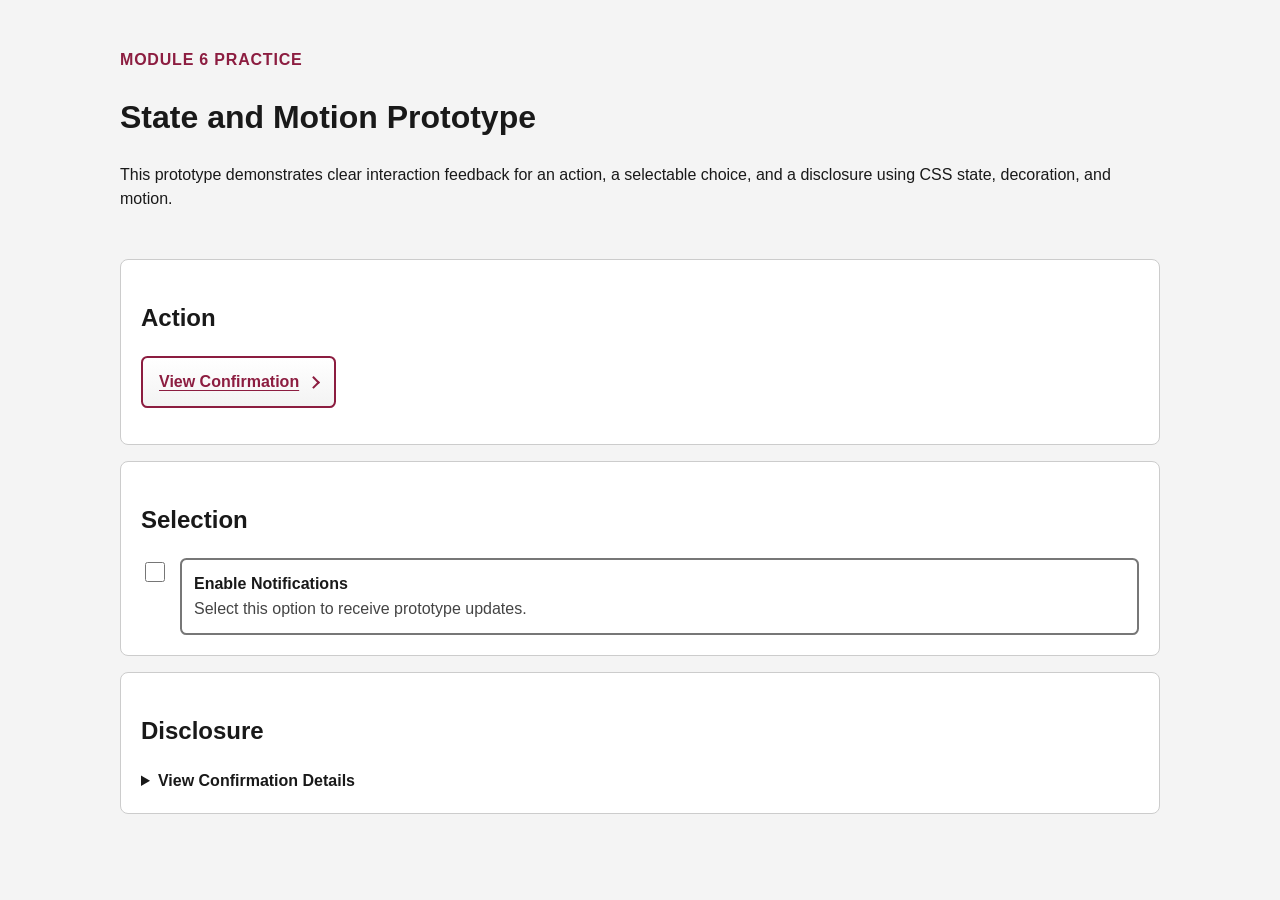
<file: index.html>
<!DOCTYPE html>
  <html lang="en">
  <head>
    <meta charset="UTF-8">
    <meta name="viewport" content="width=device-width, initial-scale=1.0">
    <title>Document</title>
    <link rel="stylesheet" href="styles.css">
  </head>

  <body>
  <header>
        <p class="eyebrow">Module 6 Practice</p>
        <h1>State and Motion Prototype</h1>
        <p>This prototype demonstrates clear interaction feedback for an action, a selectable choice, and a disclosure using CSS state, decoration, and motion.</p>
      </header>
      <main>
        <section class="specimen">
          <h2>Action</h2>
          <p><a class="action" href="#confirmation">View Confirmation</a></p>
        </section>

        <section class="specimen">
          <h2>Selection</h2>
          <div class="choice">
            <input type="checkbox" id="choice">
            <label for="choice">
              <span class="choice-title">Enable Notifications</span>
              <span class="choice-help">Select this option to receive prototype updates.</span>
            </label>
          </div>
        </section>

        <section class="specimen">
          <h2>Disclosure</h2>
          <details>
            <summary>View Confirmation Details</summary>
            <div class="confirmation" id="confirmation">
                <strong>Confirmed.</strong> Review the information above before continuing.
            </div>
          </details>
        </section>
      </main>
  </body>
</html>
</file>
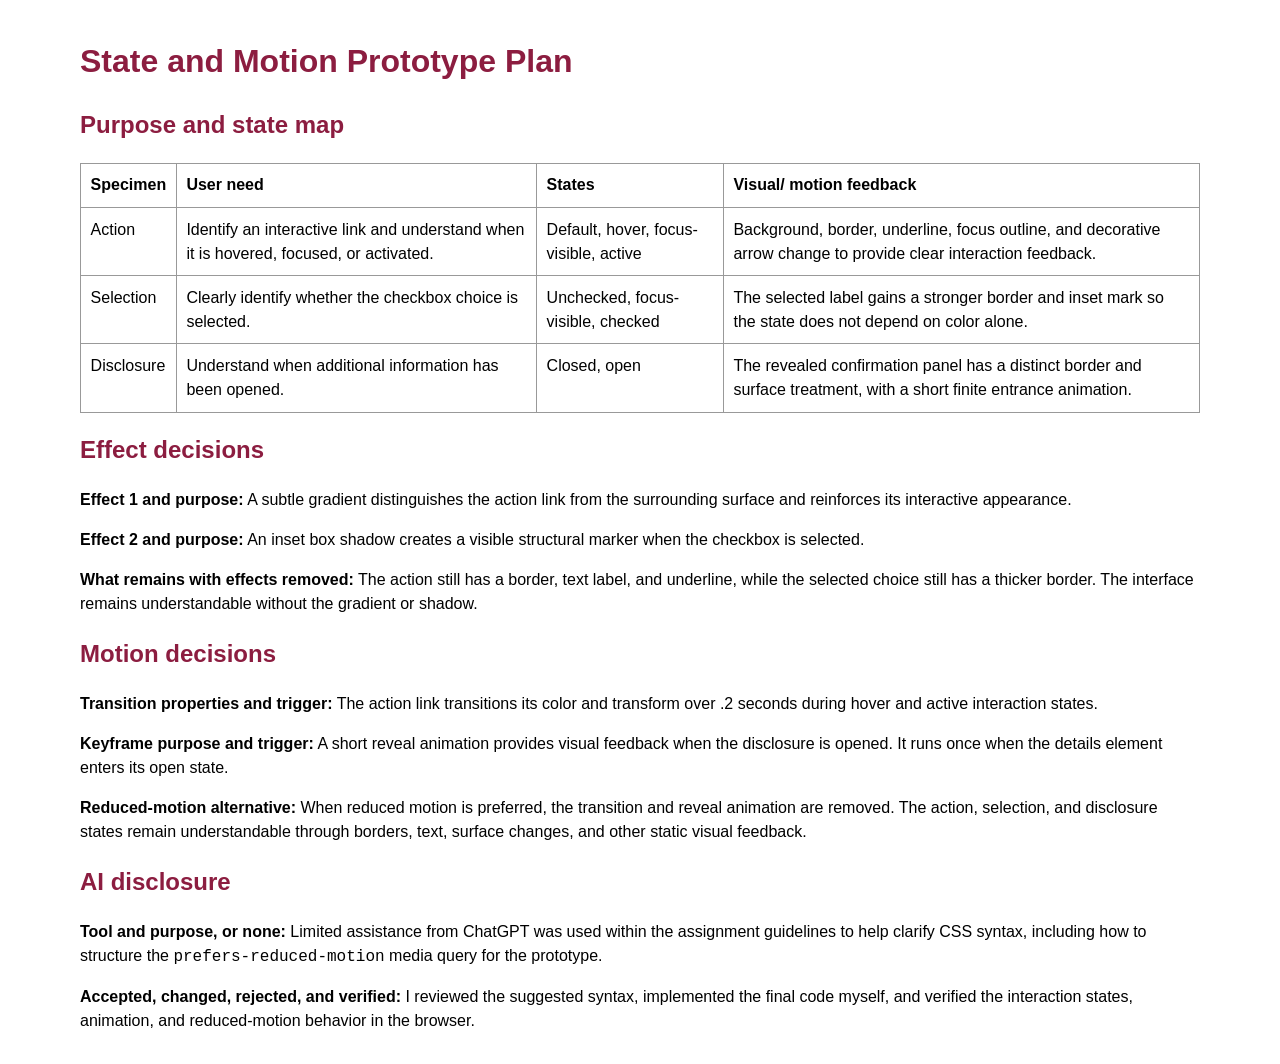
<file: prototype-plan.html>
<!DOCTYPE html>
    <html lang="en">
    <head>
        <meta charset="utf-8">
        <title>Prototype Plan</title>
        <style>
            body {
                max-width:70rem;
                margin:auto;
                padding:1rem;
                font:1rem/1.5 Arial,sans-serif;
                }
            h1,h2 {
                color:#8c1d40;
                }
            table {
                width:100%;
                border-collapse:collapse;
                }
            th,td {
                border:1px solid #999;
                padding:.6rem;
                text-align:left;
                vertical-align:top;
                }
        </style>
    </head>
    <body>
        <h1>State and Motion Prototype Plan</h1>
        <h2>Purpose and state map</h2>
        <table>
            <tr>
                <th>Specimen</th>
                <th>User need</th>
                <th>States</th>
                <th>Visual/ motion feedback</th>
            </tr>
            <tr>
                <td>Action</td>
                <td>Identify an interactive link and understand when it is hovered, focused, or activated.</td>
                <td>Default, hover, focus-visible, active</td>
                <td>Background, border, underline, focus outline, and decorative arrow change to provide clear interaction feedback.</td>
            </tr>
            <tr>
                <td>Selection</td>
                <td>Clearly identify whether the checkbox choice is selected.</td>
                <td>Unchecked, focus-visible, checked</td>
                <td>The selected label gains a stronger border and inset mark so the state does not depend on color alone.</td>
            </tr>
            <tr>
                <td>Disclosure</td>
                <td>Understand when additional information has been opened.</td>
                <td>Closed, open</td>
                <td>The revealed confirmation panel has a distinct border and surface treatment, with a short finite entrance animation.</td>
            </tr>
        </table>

        <h2>Effect decisions</h2>
        <p><strong>Effect 1 and purpose:</strong> A subtle gradient distinguishes the action link from the surrounding surface and reinforces its interactive appearance.</p>
        <p><strong>Effect 2 and purpose:</strong> An inset box shadow creates a visible structural marker when the checkbox is selected.</p>
        <p><strong>What remains with effects removed:</strong> The action still has a border, text label, and underline, while the selected choice still has a thicker border. The interface remains understandable without the gradient or shadow.</p>
        
        <h2>Motion decisions</h2>
        <p><strong>Transition properties and trigger:</strong> The action link transitions its color and transform over .2 seconds during hover and active interaction states.</p>
        <p><strong>Keyframe purpose and trigger:</strong> A short reveal animation provides visual feedback when the disclosure is opened. It runs once when the details element enters its open state.</p>
        <p><strong>Reduced-motion alternative:</strong> When reduced motion is preferred, the transition and reveal animation are removed. The action, selection, and disclosure states remain understandable through borders, text, surface changes, and other static visual feedback.</p>
        
        <h2>AI disclosure</h2>

        <p><strong>Tool and purpose, or none:</strong> Limited assistance from ChatGPT was used within the assignment guidelines to help clarify CSS syntax, including how to structure the <code>prefers-reduced-motion</code> media query for the prototype.</p>

        <p><strong>Accepted, changed, rejected, and verified:</strong> I reviewed the suggested syntax, implemented the final code myself, and verified the interaction states, animation, and reduced-motion behavior in the browser.</p>
    </body>
    </html>
</file>
<file: styles.css>
:root { 
    --brand:#8c1d40; 
    --accent:#ffc627; 
    --ink:#191919; 
    --paper:#fff; 
    --surface:#f4f4f4; 
    --focus:#0077b6; 
    --space:1rem; 
}

* { 
    box-sizing:border-box; 
}

body { 
    margin:0; 
    color:var(--ink); 
    background:var(--surface); 
    font:1rem/1.5 Arial,sans-serif; 
}

header, main { 
    width:min(100% - 2rem,65rem); 
    margin-inline:auto; 
}

header { 
    padding-block:2rem 1rem; 
}

.eyebrow { 
    color:var(--brand); 
    font-weight:700; 
    text-transform:uppercase; 
    letter-spacing:.05em; 
}

.specimen { 
    margin-block:var(--space); 
    padding:1.25rem; 
    background:var(--paper); 
    border:1px solid #ccc; 
    border-radius:.5rem; 
}

.action {
    display:inline-block;
    padding:.75rem 1rem;
    color:var(--brand);
    background: linear-gradient(to bottom, var(--paper), #f3f3f3);
    border:.15rem solid var(--brand);
    border-radius:.4rem;
    font-weight:700;
    text-decoration:underline;
    text-underline-offset:.2rem;
    transition-property:color, background-color, transform;
    transition-duration:.2s;
    transition-timing-function:ease;
}

.action::after {
    content:"";
    display:inline-block;
    width:.45rem;
    height:.45rem;
    margin-left:.6rem;
    border-top:.15rem solid currentColor;
    border-right:.15rem solid currentColor;
    transform:rotate(45deg);
}

.action:hover {
    background:linear-gradient(to bottom, var(--brand), #68102f);
    color:var(--paper);
}

.action:focus-visible {
    outline:.2rem solid var(--focus);
    outline-offset:.2rem;
}

.action:active {
    transform:translateY(.15rem);
}

.choice { 
    display:grid; 
    grid-template-columns:auto 1fr; 
    gap:.75rem; 
    align-items:start; 
}

.choice input { 
    width:1.25rem; 
    height:1.25rem; 
    margin-top:.25rem; 
}

.choice label { 
    display:grid; 
    gap:.1rem; 
    padding:.75rem; 
    border:.15rem solid #777; 
    border-radius:.4rem; 
}

.choice-title { 
    font-weight:700; 
}

.choice-help { 
    color:#444; 
}

.choice input:focus-visible {
    outline:.2rem solid var(--focus);
    outline-offset:.15rem;
}

.choice input:checked + label {
    border-width:.25rem;
    box-shadow:inset .4rem 0 0 var(--brand);
}

summary { 
    cursor:pointer; 
    font-weight:700; 
}

.confirmation { 
    margin-top:.75rem; 
    padding:1rem; 
}
.confirmation {
    margin-top:.75rem;
    padding:1rem;
    border-left:.3rem solid var(--brand);
    background:var(--surface);
}

details[open] .confirmation {
    animation:reveal-confirmation .35s ease-out 1;
}

@keyframes reveal-confirmation {
    from {
        opacity:0;
        transform:translateY(-.4rem);
    }

    to {
        opacity:1;
        transform:translateY(0);
    }
}

@media (prefers-reduced-motion: reduce) {

    .action {
        transition:none;
    }

    details[open] .confirmation {
        animation:none;
    }
}
</file>
